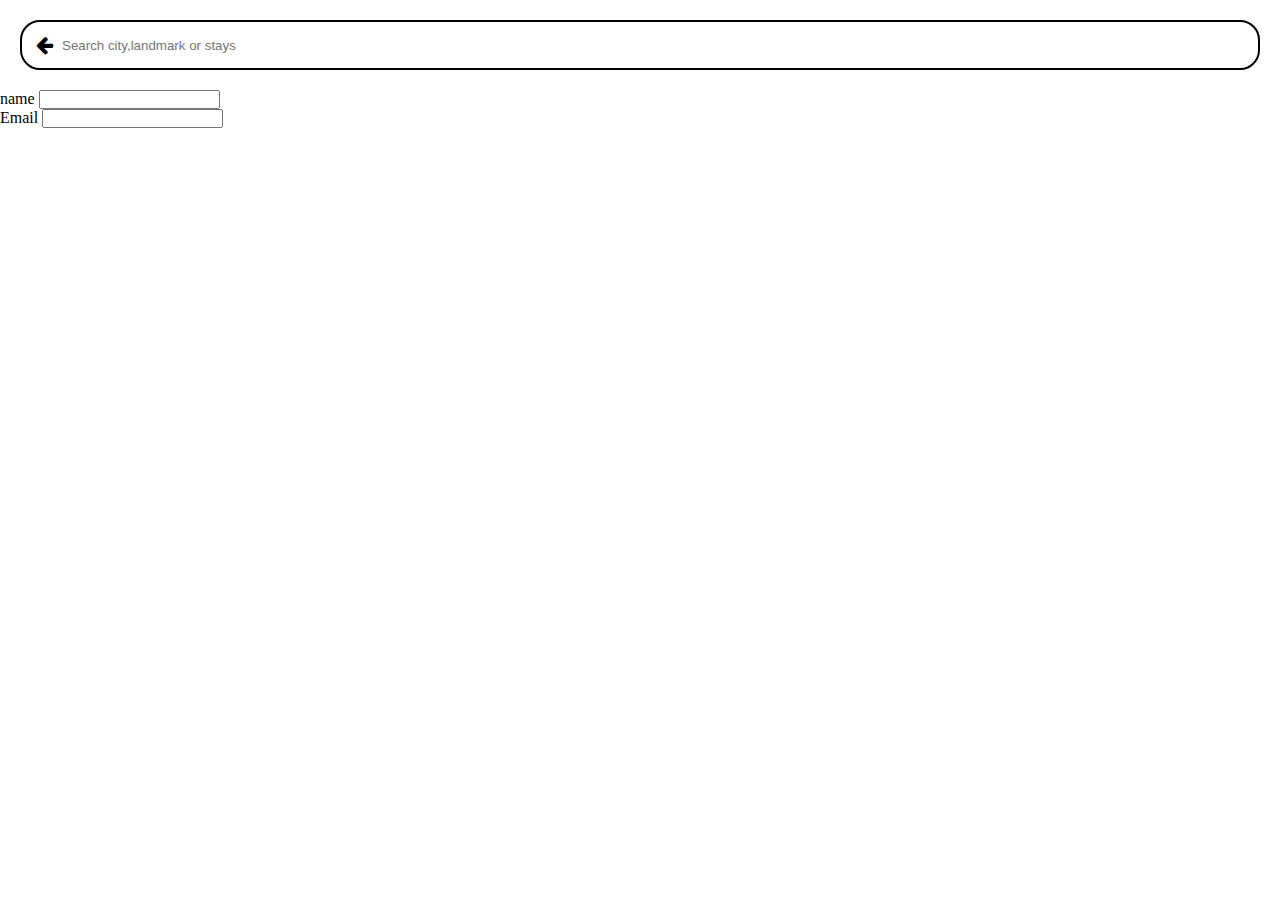
<file: first/index.html>
<!DOCTYPE html>
<head>
    <title>MY FIRST TEMPLATE</title>
    <meta name="viewport" content="width=device-width, initial-scale=1">
    <link rel="stylesheet" href="style.css">
    <link rel="stylesheet" href="https://cdnjs.cloudflare.com/ajax/libs/font-awesome/4.7.0/css/font-awesome.min.css">
    
</head>
<body>
    <div class="searching">
        <span class="backArrow"> <i class="fa fa-arrow-left" aria-hidden="true"></i></span>
        
        <input type="text" placeholder="Search city,landmark or stays">
        
    </div>
    <div>
        <form action="#">
            <div>
                <label for="name">name</label>
                <input type="text" id="name">
            </div>
            <div>
                <label for="email">Email</label>
                <input type="text" id="email">
            </div>
            
        </form>
    </div>

</body>
</file>
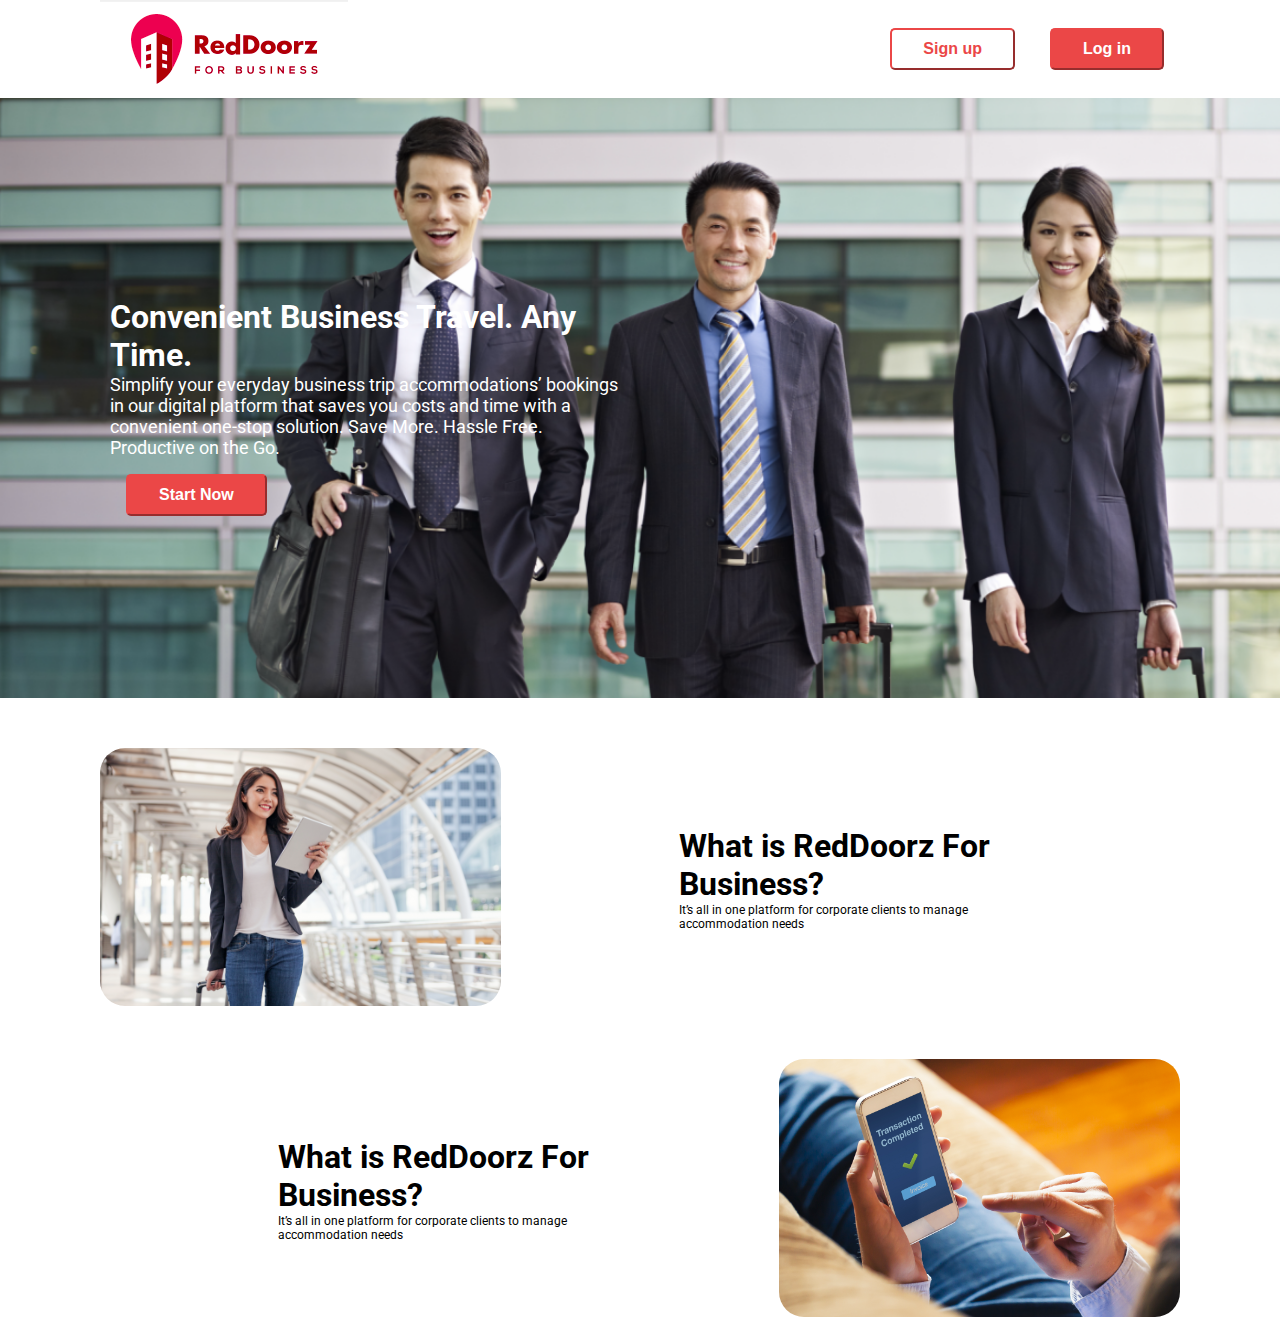
<file: ReddoorzBusiness/index.html>
<!DOCTYPE html>
<html>
    <head>
        <title>ReddoorzBusiness</title>
        <link rel="stylesheet" href="/ReddoorzBusiness/style.css">
        <link rel="preconnect" href="https://fonts.gstatic.com" crossorigin>
        <link href="https://fonts.googleapis.com/css2?family=Roboto&display=swap" rel="stylesheet">
    </head>
    <body>
        <header class="head">
            <div class="centerWrapper">
                <div class="menu">
                    <div class="logo">
                        <img src="/ReddoorzBusiness/images/logo-65b6cbad7917598e37c46b150acda9abfb6cb7dad1d29c020dbf1e6447b2070f.png" alt="">
                    </div>
                    <div class="buttons">
                        <input class="bt" type="button" name="button" value="Sign up"style="background-color:white; color: #EB4747;">
                        <input class="bt" type="button" name="button" value="Log in"  >
                    </div>
                </div>
            </div>
        </header>

        <section class="banner">
            <div class="centerWrapper">
                    <div class="content">
                        <h2>Convenient Business Travel. Any Time.</h2>
                        <p>Simplify your everyday business trip accommodations’ bookings in our digital platform that saves you costs and time with a convenient one-stop solution. Save More. Hassle Free. Productive on the Go.
                        </p>
                        <input class="bt" type="button" value="Start Now">
                    </div>                
            </div>
            
        </section>

        <section class="middleSection">
            <div class="centerWrapper">
                <div class="features">
                    <div class="image">
                        <img src="/ReddoorzBusiness/images/reddoorz_business-e0dcb07bcf7c94d8d2e036c1ec37912b7f4b5f423d2ee8a6950014c9b02c1be1.png" alt="BusinessImage">
                    </div>
                    <div class="discription">
                        <h1>What is RedDoorz For Business?</h1>
                        <p>It’s all in one platform for corporate clients to manage accommodation needs</p>
                    </div>
                </div>
                
            </div>

        </section>
        <section class="middleSection">
            <div class="centerWrapper">
                <div class="features">
                    <div class="discription">
                        <h1>What is RedDoorz For Business?</h1>
                        <p>It’s all in one platform for corporate clients to manage accommodation needs</p>
                    </div>
                    <div class="image">
                        <img src="/ReddoorzBusiness/images/payment-29e7187b65d754461487ba2dcec34bb30b17222b07922d60a5af640234f6be89.png" alt="BusinessImage">
                    </div>
                </div>
                
            </div>

        </section>
        
    </body>
</html>
</file>
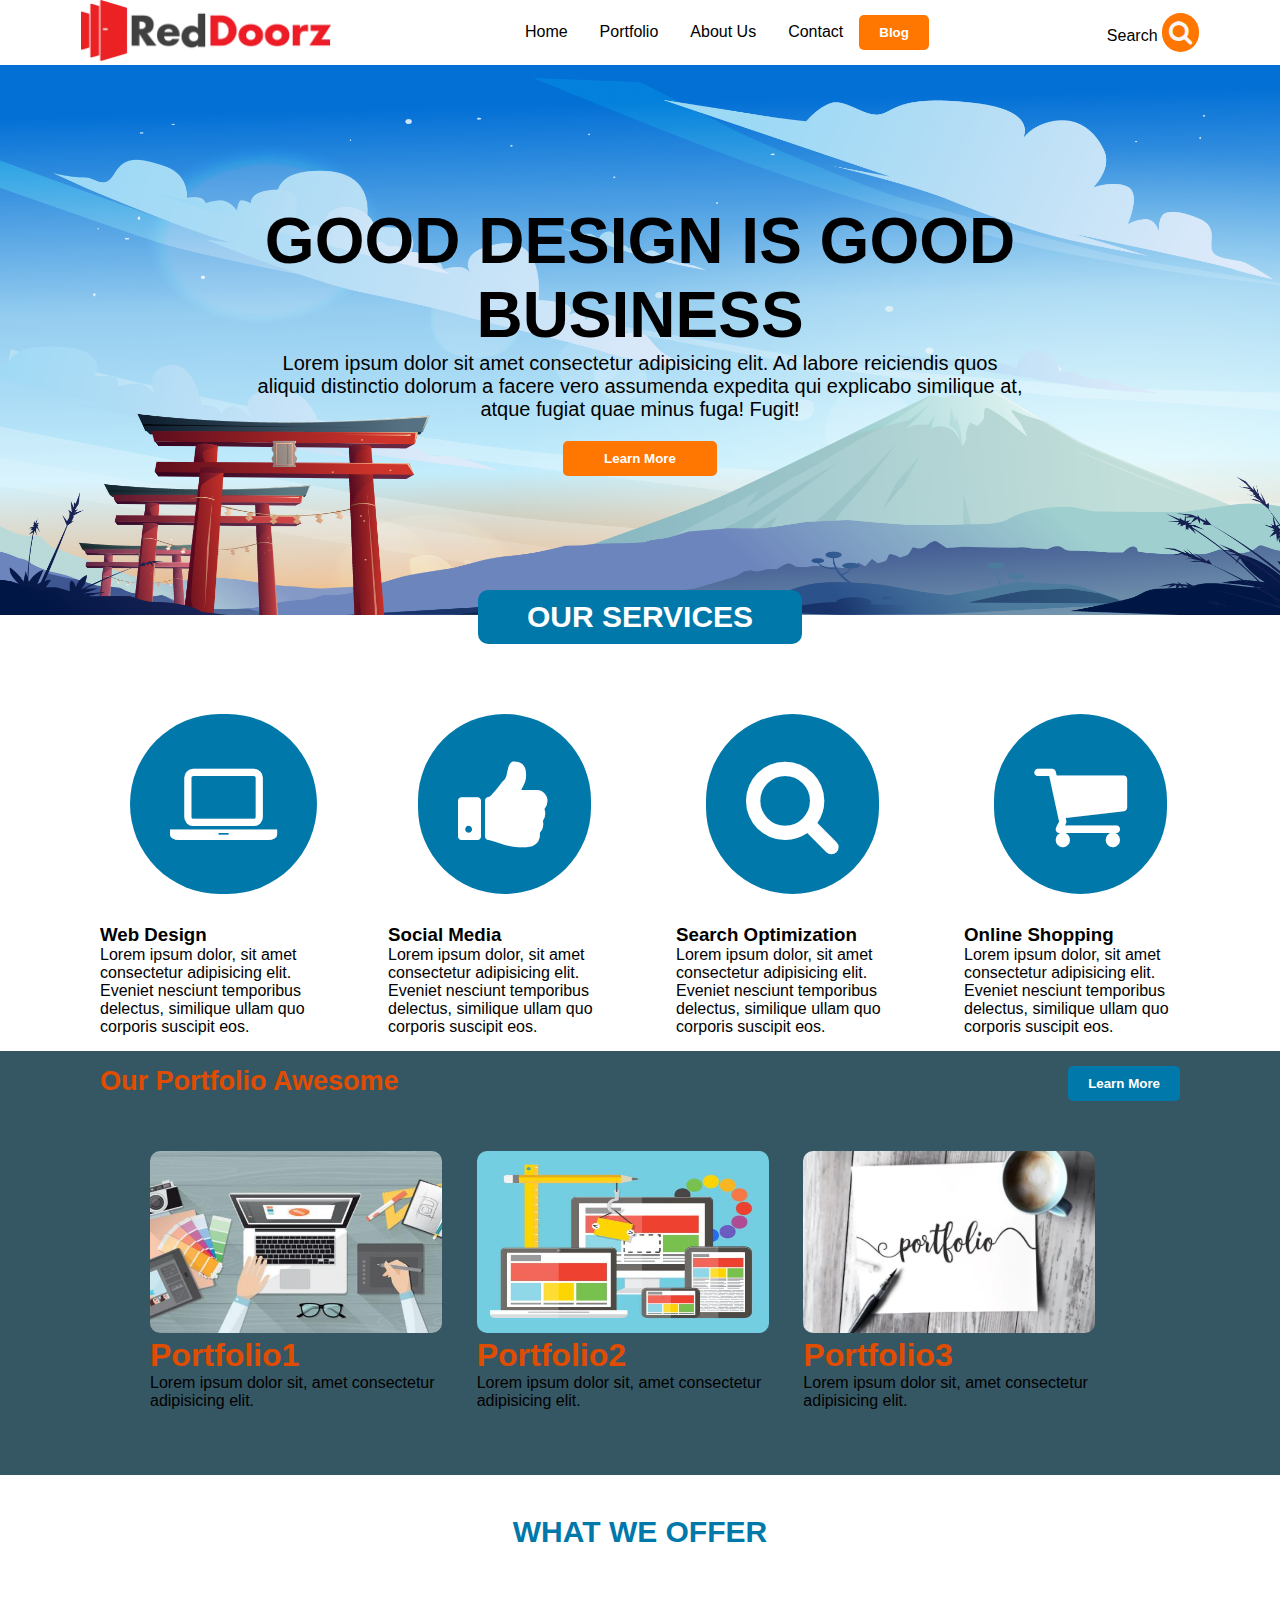
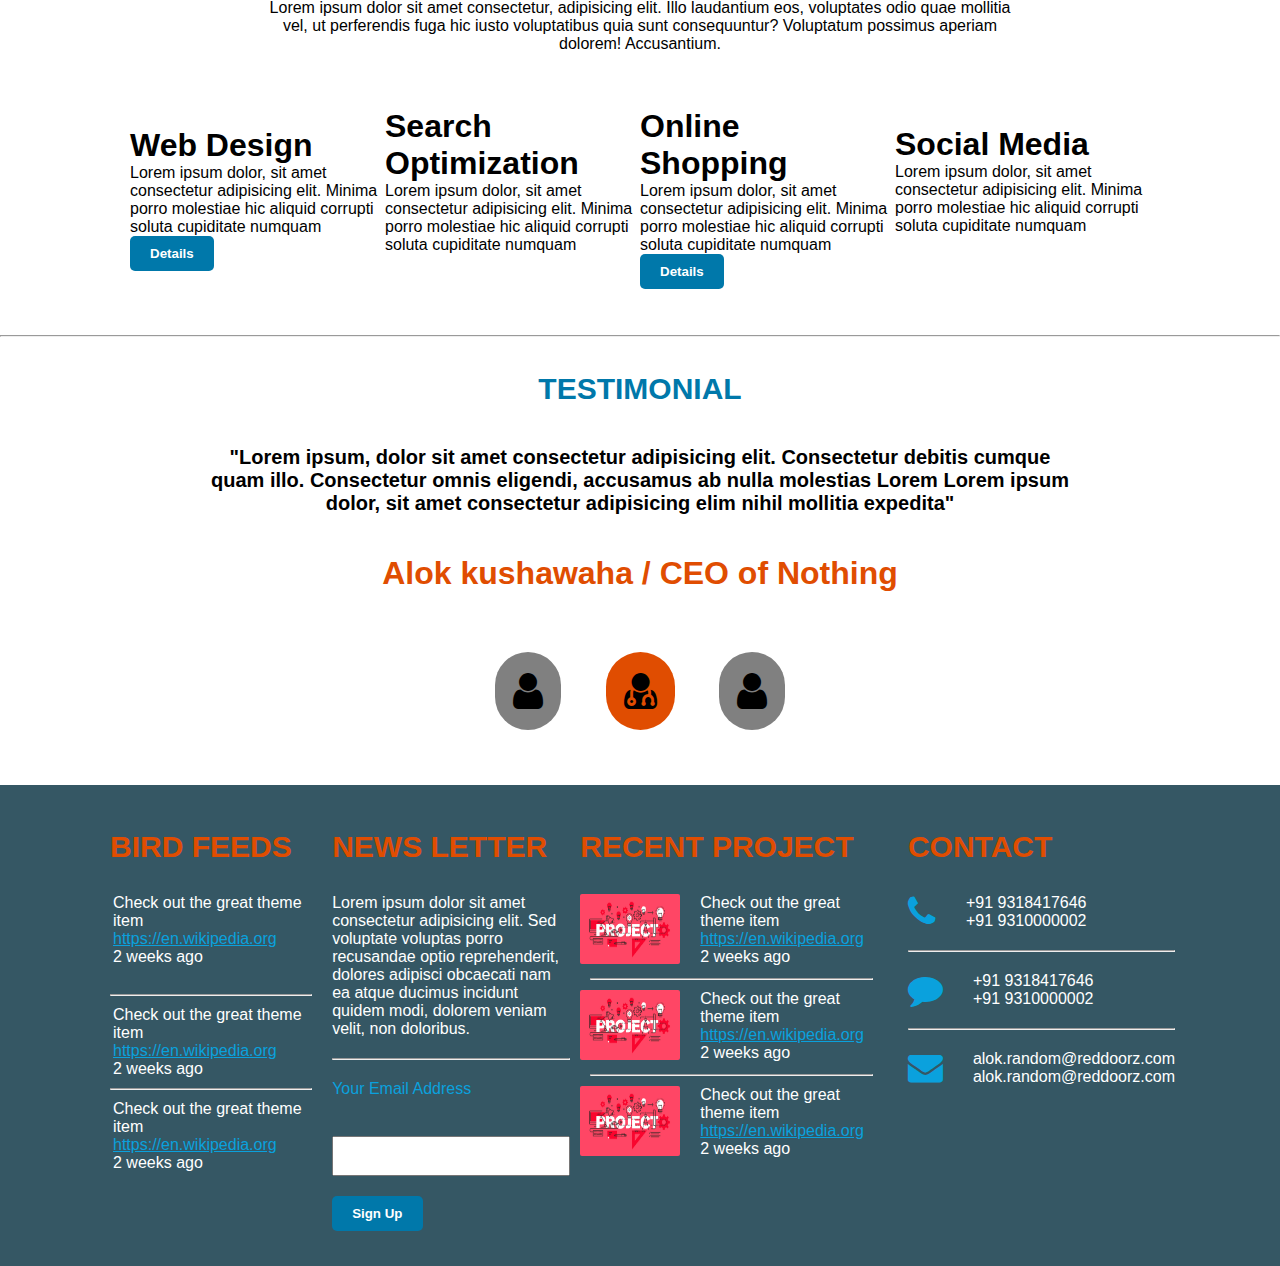
<file: template-one/index.html>
<!DOCTYPE html>
<html>
    <head>
        <title>Website</title>
        <link rel="stylesheet" href="/template-one/style.css">
        <meta name="viewport" content="width=device-width, initial-scale=1">
        <link rel="stylesheet" href="https://cdnjs.cloudflare.com/ajax/libs/font-awesome/4.7.0/css/font-awesome.min.css">
        <link rel="preconnect" href="https://fonts.googleapis.com">
        <link rel="preconnect" href="https://fonts.gstatic.com" crossorigin>
        <link href="https://fonts.googleapis.com/css2?family=Roboto&display=swap" rel="stylesheet">
    </head>
    <body>
        <header class="menu">
            <div class="content">
                <div class="logo">
                    <img src="/template-one/images/RD_logo.webp" alt="logo">
                </div>
                <div class="menuInfo">
                    <a href="#">Home</a>
                    <a href="#">Portfolio</a>
                    <a href="#">About Us</a>
                    <a href="#">Contact</a>
                    <input type="button" value="Blog" class="bt">
                </div>
                <div class="search">
                    <a href="#" style="text-decoration: none; color: black;">Search</a>
                    <i class="fa fa-search" aria-hidden="true"></i>
                </div>
            </div>
            
        </header>

        <section class="banner">
            <div class="ContentWrapper">
                <div class="bannerContent">
                    <h1>GOOD DESIGN IS GOOD BUSINESS</h1>
                    <p style="font-size:20px;">Lorem ipsum dolor sit amet consectetur adipisicing elit. Ad labore reiciendis quos aliquid distinctio dolorum a facere vero assumenda expedita qui explicabo similique at, atque fugiat quae minus fuga! Fugit!</p>
                    <input type="button" value="Learn More" class="bt">
                </div>
            </div>
        </section>

        <section class="services">
            <div class="wrapper">
                <div class="serviceheading">
                    <h1>OUR SERVICES</h1>
                </div>
                <div class="boxes">
                    <div class="item">
                        <div class="icon">
                            <i class="fa fa-laptop" aria-hidden="true"></i>
                        </div>
                        <div class="details">
                            <h3>Web Design</h3>
                            <p>Lorem ipsum dolor, sit amet consectetur adipisicing elit. Eveniet nesciunt temporibus delectus, similique ullam quo corporis suscipit eos.</p>
                        </div>
                    </div>
                    <div class="item">
                        <div class="icon" >
                            <i class="fa fa-thumbs-up" aria-hidden="true"></i>
                        </div>
                        <div class="details">
                            <h3>Social Media</h3>
                            <p>Lorem ipsum dolor, sit amet consectetur adipisicing elit. Eveniet nesciunt temporibus delectus, similique ullam quo corporis suscipit eos.</p>
        
                        </div>
                    </div>
                    <div class="item">
                        <div class="icon" >
                            <i class="fa fa-search" aria-hidden="true"></i>
                        </div>
                        <div class="details">
                            <h3>Search Optimization</h3>
                            <p>Lorem ipsum dolor, sit amet consectetur adipisicing elit. Eveniet nesciunt temporibus delectus, similique ullam quo corporis suscipit eos.</p>
                        </div>
                    </div>
                    <div class="item">
                        <div class="icon">
                            <i class="fa fa-shopping-cart" aria-hidden="true"></i>
                        </div>
                        <div class="details">
                            <h3>Online Shopping</h3>
                            <p>Lorem ipsum dolor, sit amet consectetur adipisicing elit. Eveniet nesciunt temporibus delectus, similique ullam quo corporis suscipit eos.</p>
                        </div>
                    </div>
                    
    
                </div>
            </div>
        </section>

        <section class="portfolios">
            <div class="wrapper">
                <div class="port">
                    <h1>Our Portfolio Awesome</h1>
                    <input type="button" value="Learn More" class="bt" style="background-color:#0078AA ;">
                </div>
                <div class="portfolioWrapper">
                    <div class="PortfolioTemplates">
                        <div class="Image">
                            <img src="/template-one/images/digital-portfolio-tcg-07-2017.jpg" alt="">
                        </div>
                        <div class="Info">
                            <h1>Portfolio1</h1>
                            <p>Lorem ipsum dolor sit, amet consectetur adipisicing elit.</p>
                        </div>
                    </div>
                    <div class="PortfolioTemplates">
                        <div class="Image">
                            <img src="/template-one/images/digital_portfolio_test.jpg" alt="">
                        </div>
                        <div class="Info">
                            <h1>Portfolio2</h1>
                            <p>Lorem ipsum dolor sit, amet consectetur adipisicing elit.</p>
                        </div>
                    </div>
                    <div class="PortfolioTemplates">
                        <div class="Image">
                            <img src="/template-one/images/portfolio.webp" alt="">
                        </div>
                        <div class="Info">
                            <h1>Portfolio3</h1>
                            <p>Lorem ipsum dolor sit, amet consectetur adipisicing elit.</p>
                        </div>
                    </div>
                    
                </div>
            </div>
        </section>

        <section class="offers">
            <div class="wrapper">
                <div class="offersDetails">
                    <div class="c1">
                        <h1> WHAT WE OFFER</h1>
                    </div>
                    <div class="c1" id="mainOffer">
                        Lorem ipsum dolor sit amet consectetur, adipisicing elit. Illo laudantium eos, voluptates odio quae mollitia vel, ut perferendis fuga hic iusto voluptatibus quia sunt consequuntur? Voluptatum possimus aperiam dolorem! Accusantium.
                    </div>
                    <div class="offerSection" class="c1">
                        <div class="webDesign">
                            <h1>Web Design</h1>
                            <p>Lorem ipsum dolor, sit amet consectetur adipisicing elit. Minima porro molestiae hic aliquid corrupti soluta cupiditate numquam</p> 
                            <input type="button" value="Details" class="bt" style="background-color:#0078AA ;">
                        </div>
                        <div class="searchOP">
                            <h1>Search Optimization</h1>
                            <p>Lorem ipsum dolor, sit amet consectetur adipisicing elit. Minima porro molestiae hic aliquid corrupti soluta cupiditate numquam</p> 
                            <br><br>
                        </div>
                        <div class="onlineShopping">
                            <h1>Online Shopping</h1>
                            <p>Lorem ipsum dolor, sit amet consectetur adipisicing elit. Minima porro molestiae hic aliquid corrupti soluta cupiditate numquam</p> 
                            <input type="button" value="Details" class="bt" style="background-color:#0078AA ;">
                        </div>
                        <div class="socialMedia">
                            <h1>Social Media</h1>
                            <p>Lorem ipsum dolor, sit amet consectetur adipisicing elit. Minima porro molestiae hic aliquid corrupti soluta cupiditate numquam</p> 
                            <br><br>
                        </div>
                    </div>
                    
                </div>

            </div>

        </section>
        <hr>
        <section class="testimonial">
            <div class="wrapper">
                <div class="testimonialFlex">
                    <div class="heading">
                        <h1>TESTIMONIAL</h1>
                    </div>
                    <div class="content">
                        "Lorem ipsum, dolor sit amet consectetur adipisicing elit. Consectetur debitis cumque quam illo. Consectetur omnis eligendi, accusamus ab nulla molestias Lorem Lorem ipsum dolor, sit amet consectetur adipisicing elim nihil mollitia expedita"
                    </div>
                    <div>
                        <h1>Alok kushawaha / CEO of Nothing</h1>
                    </div>
                    <div class="client">
                        <i class="fa fa-user" aria-hidden="true"></i>
                        <i class="fa fa-user-md" aria-hidden="true" style="background-color:#E04D01;"></i>
                        <i class="fa fa-user" aria-hidden="true"></i>   
                    </div>
                </div>
            </div>
        </section>

    <footer class="foot">
        <div class="wrapper">
            <div class="footerContent">
                <div class="p1">
                    <h1>BIRD FEEDS</h1>
                    <p>Check out the great theme item
                        <br>
                        <a href="https://en.wikipedia.org/wiki/Bird_feeding">https://en.wikipedia.org</a>
                        <br>2 weeks ago
                        <br><br>
                        <hr>
                    </p>
                    <p>Check out the great theme item
                        <br>
                        <a href="https://en.wikipedia.org/wiki/Bird_feeding">https://en.wikipedia.org</a>
                        <br>2 weeks ago
                        <br>
                        <hr>
                    </p>
                    <p>Check out the great theme item
                        <br>
                        <a href="https://en.wikipedia.org/wiki/Bird_feeding">https://en.wikipedia.org</a>
                        <br>2 weeks ago
                    </p>
                </div>
                <div class="p2">
                    <h1>NEWS LETTER</h1>
                    <p>Lorem ipsum dolor sit amet consectetur adipisicing elit. Sed voluptate voluptas porro recusandae optio reprehenderit, dolores adipisci obcaecati nam ea atque ducimus incidunt quidem modi, dolorem veniam velit, non doloribus.
                        <br>
                        <hr>
                    </p>
                    <p><p id="blue">Your Email Address</p>
                        <br>
                        <input type="text" class="Email">
                        <br>
                        <input type="button" value="Sign Up" class="bt" style="background-color:#0078AA ; justify-content: right;">
                    </p>
                </div>
                <div class="p3">
                    <h1>RECENT PROJECT</h1>
                    <div class="projectWrapper">
                        <div class="image">
                            <img src="/template-one/images/Project-Management-Post.jpg" alt="projectimg">
                        </div>
                        <div>
                            <p>Check out the great theme item
                                <br>
                                <a href="https://en.wikipedia.org/wiki/Bird_feeding">https://en.wikipedia.org</a>
                                <br>2 weeks ago
                            </p>
                        </div>
                    </div>
                    <hr>

                    <div class="projectWrapper">
                        <div class="image">
                            <img src="/template-one/images/Project-Management-Post.jpg" alt="projectimg">
                        </div>
                        <div>
                            <p>Check out the great theme item
                                <br>
                                <a href="https://en.wikipedia.org/wiki/Bird_feeding">https://en.wikipedia.org</a>
                                <br>2 weeks ago
                            </p>
                        </div>
                    </div>
                    <hr>

                    <div class="projectWrapper">
                        <div class="image">
                            <img src="/template-one/images/Project-Management-Post.jpg" alt="projectimg">
                        </div>
                        <div>
                            <p>Check out the great theme item
                                <br>
                                <a href="https://en.wikipedia.org/wiki/Bird_feeding">https://en.wikipedia.org</a>
                                <br>2 weeks ago
                            </p>
                        </div>
                    </div>
                    
                </div>
                <div class="p4">
                    <h1>CONTACT</h1>
                    <div class="iconWrapper">
                        <div class="icon">
                            <p><i class="fa fa-phone" aria-hidden="true"></i></p>
                        </div>
                            <br>
                        <div class="iconDetails">
                            <p>+91 9318417646</p>
                            <p>+91 9310000002</p>
                        </div>
                    </div> 
                    <hr>
                    <div class="iconWrapper">
                        <div class="icon">
                            <p><i class="fa fa-comment" aria-hidden="true"></i></p>
                        </div>
                            <br>
                        <div class="iconDetails">
                            <p>+91 9318417646</p>
                            <p>+91 9310000002</p>
                        </div>
                    </div> 
                    <hr>
                    <div class="iconWrapper">
                        <div class="icon">
                            <p><i class="fa fa-envelope" aria-hidden="true"></i></p>
                        </div>
                            <br>
                        <div class="iconDetails">
                            <p>alok.random@reddoorz.com</p>
                            <p>alok.random@reddoorz.com</p>
                        </div>
                    </div> 

                </div>
            </div>
        </div>
        
            

    </footer>
    </body>
</html>
</file>
<file: first/style.css>
*{
    margin: 0;
    padding: 0px;
    box-sizing: border-box;
}

.searching{
    margin: 20px;
    text-align: center;
    height: 50px;
    display: flex;
    position:relative;
}
.backArrow{
  position: absolute;
  left: 16px;
  font-size:20px;
  top: 14px;
}
.searching input{
    /* margin: 10px; */
    text-align: left;
    max-width: 100%;
    height: 100%;
    border-color: #fff;
    border-style:double;
    padding: 10px 40px;
    border: 2px solid #000;
    width: 100%;
    border-radius: 20px;
}
</file>
<file: ReddoorzBusiness/style.css>
*{
    margin: 0px;
    padding: 0px;
    box-sizing: border-box;
}
body{
    font-family: 'Roboto', sans-serif;
    font-size: 12px;
}

.head{
    width: 100%;
    box-sizing: border-box;
}

.head .menu{
    display: flex;
    align-items: center;
    padding: 0px auto;
}
.head .centerWrapper .menu .buttons{
    margin-left: auto;
}

.bt{ 
    border-radius: 5px;
    border-color: #EB4747;
    text-decoration: none;
    padding: 10px 31px;
    margin: 16px;
    font-size: 16px;
    color: white;
    font-weight: 700;
    background-color: #EB4747;

}
.bt:hover{
    background-color:white;
    color: #EB4747;
}

.centerWrapper{
    max-width: 1080px;
    margin: 0px auto;
}

.head .centerWrapper .menu .logo img{
    max-width: 250px;
}

.banner .content p{
    font-size: 18px;
    color: white;
}
.banner .content h2{
    font-size: 32px;
    color: white;
}

.banner .content{
    margin-right: auto;
    max-width: 50%;
    position: relative;
    padding: 200px 10px;
}
.banner{
    background-image: url("/ReddoorzBusiness/images/banner-2a5f48eab812356bb0b8579454055b8446d4eed2bec847ab2d0445e90c4311a1.png");
    background-repeat: no-repeat;
    max-width: 100%;
    background-size: cover;
    height: 600px;
}


/* .banner img{
    position: absolute;
    z-index: -1;
    max-width: 100%;
    width: 100%;
    margin: 0px auto;
    box-sizing: border-box;
} */

.features{
    display: flex;
    align-items: center;
    margin-top: 50px;
}

.middleSection .centerWrapper .features .discription{
    margin: auto;
    width: 30%;
}
.middleSection .centerWrapper .features .discription h1{
    font-size: 32px;
}
.middleSection .centerWrapper .features image{
    margin: 10px;
}
</file>
<file: template-one/style.css>
*{
    margin: 0;
    padding: 0px;
    box-sizing: border-box;
}
body{
    font-family: 'Open Sans', sans-serif;
}
.menu .content{
    display: flex;
    justify-content: space-around;
    align-items: center;
}
.menu .content .logo img{
    max-width: 250px;
}

.menu .content .menuInfo {
    display: flex;
    align-items: center;
    margin: 0px 16px;
}

.menu .content .menuInfo a{
    text-decoration: none;
    margin: auto 16px;
    color: black;

}
.bt{
    padding: 10px 20px;
    text-decoration: none;
    border-radius: 5px;
    font-weight: 600;
    border: 0px;
    color: white;
    background-color: #FF7700;
}

.bt:hover{
    background-color: #E04D01;

}
.menu .content .search i{
    border-radius: 35px;
    font-size:25px; 
    background-color: #FF7700;
    padding: 7px;
    color: #f7f7f7;

}

.banner{
    background-image: url("/template-one/images/desktop_background.png");
    display: flex;
    justify-content: space-around;
    background-repeat: no-repeat;
    height: 550px;
    background-size: cover;
}

.banner .ContentWrapper {
    display: flex;
    align-items: center;
    min-height: 500px;
    width: 60%;
    font-size: 32px;
    text-align: center;
    margin-top: 0px auto;
    max-width: 1080px;
    
}

.banner .ContentWrapper .bannerContent{
    display: flex;
    flex-direction: column;
    align-items: center;
    justify-content: space-around;
    
}
.banner .ContentWrapper .bannerContent .bt{
    margin-top: 20px;
    width: 20%;
}

.wrapper{
    max-width: 1080px;
    padding: 15px 0px;
    box-sizing: border-box;
    margin: 0px auto;

}

.services .boxes .item .icon {
    font-size: 100px;
}

.services .boxes{
    display: flex;
    justify-content: space-between;
    margin-top: 80px;
}
.services .boxes .item{
    width: 20%;

}
.services .boxes .item .icon i{
    border-radius: 90px;
    padding: 40px;
    color: white;
    background-color: #0078AA;
    margin: 30px;
}

.services .wrapper .serviceheading h1{
    background-color: #0078AA;
    color: white;
    font-size: 30px;
    text-align: center;
    margin: -40px auto;
    width: 30%;
    border-radius: 10px;
    padding: 10px;
}

.portfolios .port{
    display: flex;
    justify-content: space-between;
}
.portfolios .port h1{
    color: #E04D01;
    font-size: 27px;
}

.portfolios .wrapper .portfolioWrapper{
    display: flex;
    margin: 50px;

}

.portfolios .wrapper .portfolioWrapper .PortfolioTemplates .Image img{ 
    height: 182px;
    width: 292px;
    border-radius: 10px;
}

.portfolios {
    background-color: #355764;
}
.portfolios .wrapper .portfolioWrapper .PortfolioTemplates .Info h1{
    color: #E04D01;
}

.offers .wrapper .offersDetails{
    display: flex;
    align-items: center;
    flex-direction: column;
}

.offers .wrapper .offersDetails .offerSection{
    display: flex;
    align-items: center;
    margin: 30px 30px;
    justify-content: flex-start;
}

.offers .wrapper .offersDetails .c1{
    margin: 25px;
}
.offers .wrapper .offersDetails .c1 h1{
    font-size: 30px;
    color: #0078AA;

}

#mainOffer{
    width: 70%;
    text-align: center;
}

.testimonial .wrapper .testimonialFlex{
    display: flex;
    flex-direction: column;
    align-items: center;
}

.testimonial .wrapper .testimonialFlex div{
    margin: 20px 0px;
}

.testimonial .wrapper .testimonialFlex .content{
    font-size: 20px;
    font-weight: 700;
    width: 80%;
    text-align: center;
}

.testimonial .wrapper .testimonialFlex .client i{
    padding: 18px;
    margin: 20px;
    font-size: 42px;
    background-color: gray;
    border-radius: 43px;

}

.testimonial .wrapper .testimonialFlex .client{
    justify-content: flex-end;
}

.testimonial .wrapper .testimonialFlex .heading h1{
    font-size: 30px;
    color: #0078AA;
}

.testimonial .wrapper .testimonialFlex h1{
    color: #E04D01;
}

.foot .wrapper .footerContent{
    display: flex;
    justify-content: space-between;
}

.foot .wrapper .footerContent h1{
    margin: 30px 0px;
    color: #E04D01;
    font-size: 30px;
}
.foot{
    background-color: #355764;
}
.foot p{
    color: white;
}
.foot a{
    color: #0AA1DD;
}
.foot i{
    color: #0AA1DD;
}

#blue{
    color: #0AA1DD;
}
/* .foot .wrapper .footerContent p{
     margin: 20px 0px;

} */
.foot .wrapper .footerContent .p2 p{
    margin: 20px 0px;
}
.foot .wrapper .footerContent .p1 p{
    margin: 10px 3px;
}
/* .foot .wrapper .footerContent .p4 p{
    margin: 20px 0px;
} */

.foot .wrapper .footerContent .p2{
    width: 25%;
}

.foot .wrapper .footerContent .p2 .Email{
    width: 100%;
    height: 40px;
}

.foot .wrapper .footerContent .p2 .bt{
    margin-top: 20px;
}

.foot .wrapper .footerContent .p3 .projectWrapper .image img{
    width: 100px;
    height: 70px;
    margin-right: 20px;
    /* margin: 20px; */
    border-radius: 2px;
}
.foot .wrapper .footerContent .p3 .projectWrapper{
    display: flex;
}

.foot .wrapper .footerContent .p3 hr{
    margin: 10px;
}

.p4 .iconWrapper{
    display: flex;
}

/* .p4 .iconWrapper .icon{
    font-size: 60px;
} */

.p4 .iconWrapper .icon i{
    font-size:35px;
}

.p4 .iconWrapper .iconDetails{
    margin-left: 30px;
}

.foot .wrapper .footerContent .p1{
    margin: 0px 10px;
}
.foot .wrapper .footerContent .p2{
    margin: 0px 10px;
}

.foot .wrapper .footerContent .p3{
    margin-right: 20px;
}

.foot .wrapper .footerContent .p4{
    margin: 0px 5px;
}

.foot .wrapper .footerContent .p4 hr{
    margin: 20px auto;
}
</file>
